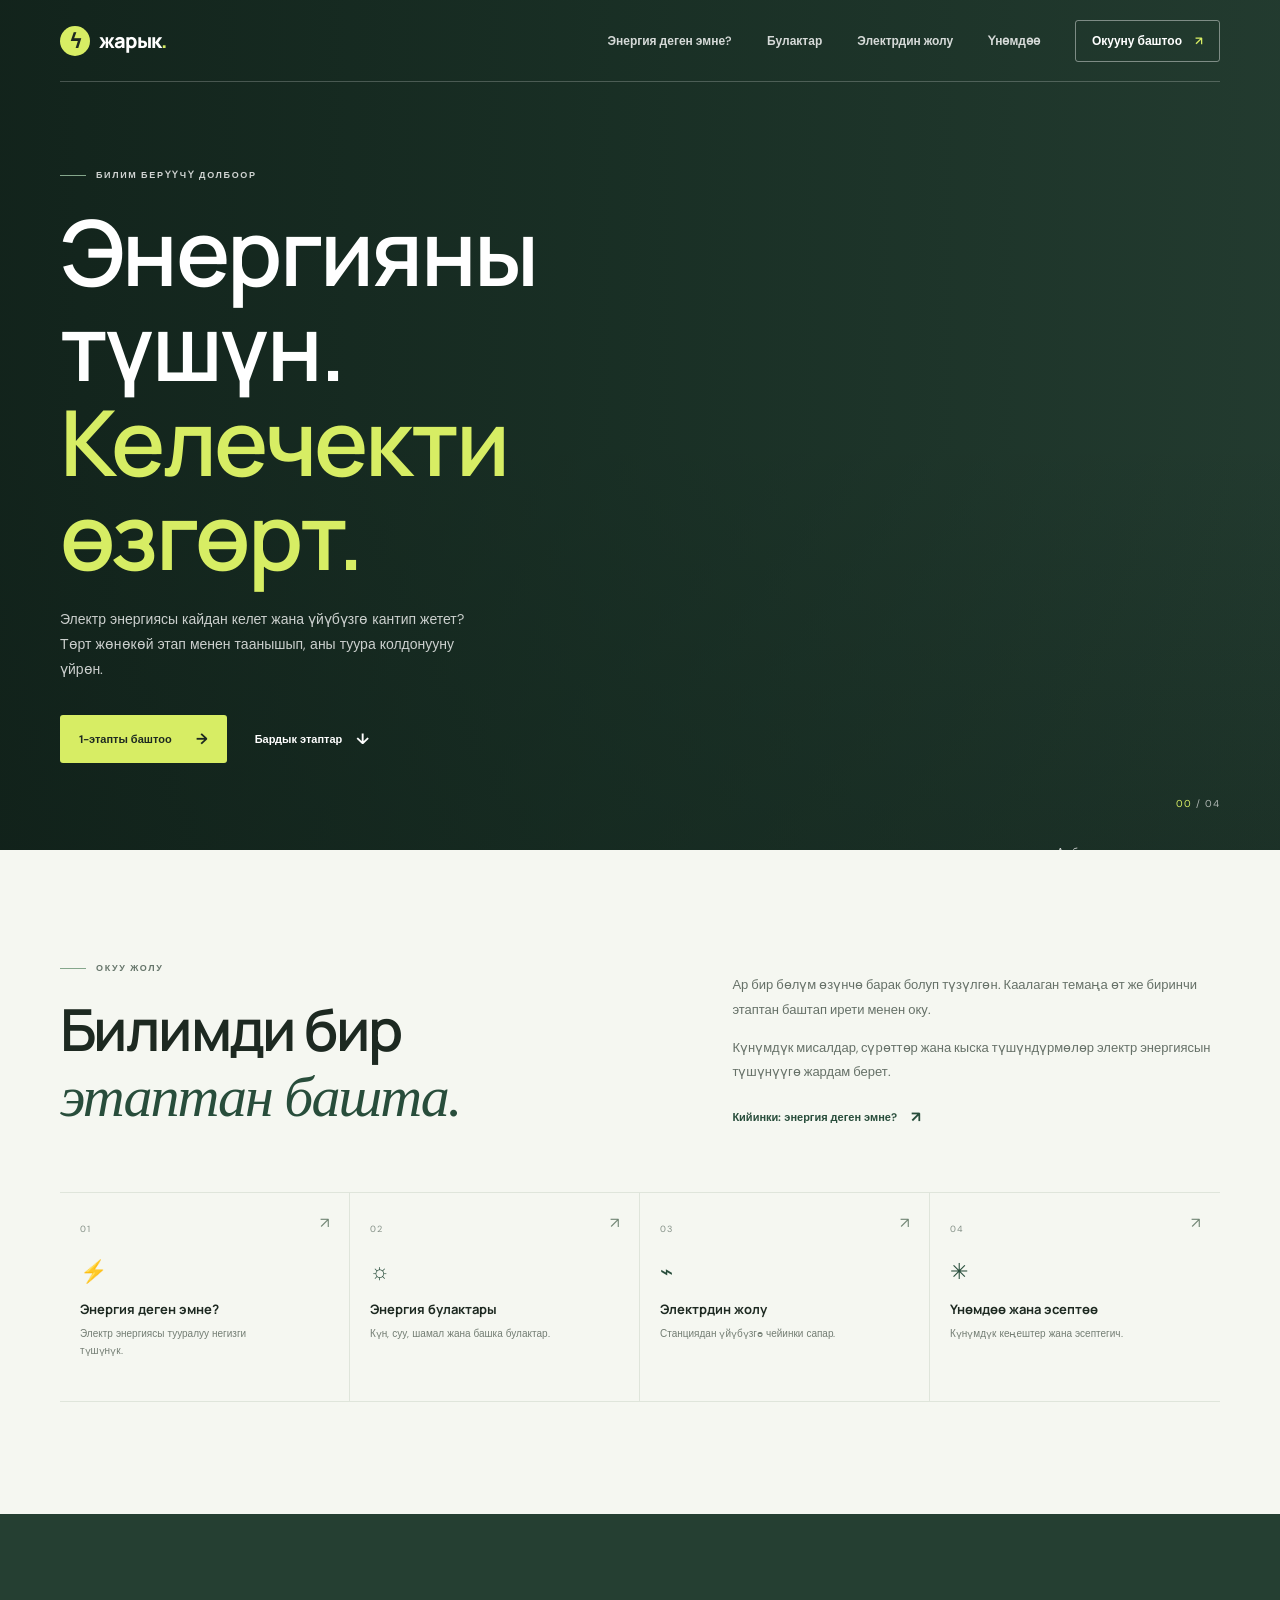
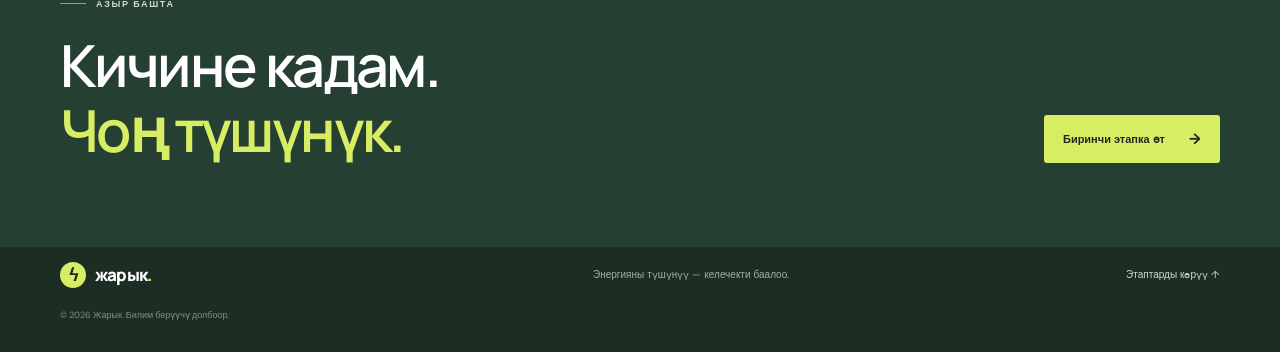
<file: index.html>
<!doctype html>
<html lang="ky">
  <head>
    <meta charset="utf-8">
    <meta name="viewport" content="width=device-width, initial-scale=1">
    <meta name="theme-color" content="#f5f8f2">
    <meta name="description" content="Электр энергиясын төрт этап менен үйрөнүңүз: анын мааниси, булактары, жеткирүү жолу жана үнөмдөө.">
    <title>Жарык — энергияны этап менен үйрөн</title>
    <link rel="preconnect" href="https://fonts.googleapis.com">
    <link rel="preconnect" href="https://fonts.gstatic.com" crossorigin>
    <link href="https://fonts.googleapis.com/css2?family=DM+Sans:wght@400;500;600;700&family=Manrope:wght@400;500;600;700;800&display=swap" rel="stylesheet">
    <link rel="stylesheet" href="style.css">
  </head>
  <body>
    <header class="site-header">
      <div class="container header-inner">
        <a class="brand" href="index.html" aria-label="Жарык — башкы бет"><span class="brand-mark" aria-hidden="true">ϟ</span><span>жарык<span class="brand-dot">.</span></span></a>
        <button class="menu-toggle" type="button" aria-expanded="false" aria-controls="main-nav" aria-label="Менюну ачуу"><span></span><span></span></button>
        <nav class="main-nav" id="main-nav" aria-label="Негизги меню">
          <a href="about.html">Энергия деген эмне?</a>
          <a href="sources.html">Булактар</a>
          <a href="journey.html">Электрдин жолу</a>
          <a href="saving.html">Үнөмдөө</a>
          <a class="nav-cta" href="about.html">Окууну баштоо <span aria-hidden="true">↗</span></a>
        </nav>
      </div>
    </header>
    <main>
      <section class="hero home-hero">
        <div class="hero-photo"></div><div class="hero-shade"></div>
        <div class="container hero-content">
          <p class="eyebrow eyebrow-light"><span class="eyebrow-line"></span> Билим берүүчү долбоор</p>
          <h1>Энергияны түшүн.<br><span>Келечекти өзгөрт.</span></h1>
          <p class="hero-copy">Электр энергиясы кайдан келет жана үйүбүзгө кантип жетет? Төрт жөнөкөй этап менен таанышып, аны туура колдонууну үйрөн.</p>
          <div class="hero-actions"><a class="button button-lime" href="about.html">1-этапты баштоо <span aria-hidden="true">→</span></a><a class="text-link text-link-light" href="#stages">Бардык этаптар <span aria-hidden="true">↓</span></a></div>
          <div class="hero-note"><span class="note-icon">✳</span><span>Ар бир үнөмдөлгөн киловатт —<br>жаратылышка кошкон салымыбыз.</span></div>
        </div>
        <div class="hero-index"><span>00</span> / 04</div>
      </section>
      <section class="intro section-pad" id="stages">
        <div class="container intro-grid">
          <div><p class="eyebrow"><span class="eyebrow-line"></span> Окуу жолу</p><h2>Билимди бир<br><span class="serif-accent">этаптан башта.</span></h2></div>
          <div class="intro-copy"><p>Ар бир бөлүм өзүнчө барак болуп түзүлгөн. Каалаган темаңа өт же биринчи этаптан баштап ирети менен оку.</p><p>Күнүмдүк мисалдар, сүрөттөр жана кыска түшүндүрмөлөр электр энергиясын түшүнүүгө жардам берет.</p><a class="text-link" href="about.html">Кийинки: энергия деген эмне? <span aria-hidden="true">↗</span></a></div>
        </div>
        <div class="container stage-grid">
          <a class="stage-card" href="about.html"><span class="stage-number">01</span><span class="stage-icon">⚡</span><h3>Энергия деген эмне?</h3><p>Электр энергиясы тууралуу негизги түшүнүк.</p><span class="stage-arrow">↗</span></a>
          <a class="stage-card" href="sources.html"><span class="stage-number">02</span><span class="stage-icon">☼</span><h3>Энергия булактары</h3><p>Күн, суу, шамал жана башка булактар.</p><span class="stage-arrow">↗</span></a>
          <a class="stage-card" href="journey.html"><span class="stage-number">03</span><span class="stage-icon">⌁</span><h3>Электрдин жолу</h3><p>Станциядан үйүбүзгө чейинки сапар.</p><span class="stage-arrow">↗</span></a>
          <a class="stage-card" href="saving.html"><span class="stage-number">04</span><span class="stage-icon">✳</span><h3>Үнөмдөө жана эсептөө</h3><p>Күнүмдүк кеңештер жана эсептегич.</p><span class="stage-arrow">↗</span></a>
        </div>
      </section>
      <section class="home-callout">
        <div class="container home-callout-inner"><div><p class="eyebrow eyebrow-light"><span class="eyebrow-line"></span> Азыр башта</p><h2>Кичине кадам.<br><span>Чоң түшүнүк.</span></h2></div><a class="button button-lime" href="about.html">Биринчи этапка өт <span aria-hidden="true">→</span></a></div>
      </section>
    </main>
    <footer class="site-footer"><div class="container footer-inner"><a class="brand footer-brand" href="index.html"><span class="brand-mark" aria-hidden="true">ϟ</span><span>жарык<span class="brand-dot">.</span></span></a><p>Энергияны түшүнүү — келечекти баалоо.</p><a class="back-top" href="#stages">Этаптарды көрүү ↑</a><span class="copyright">© <span id="year"></span> Жарык. Билим берүүчү долбоор.</span></div></footer>
    <script src="script.js"></script>
  </body>
</html>
</file>
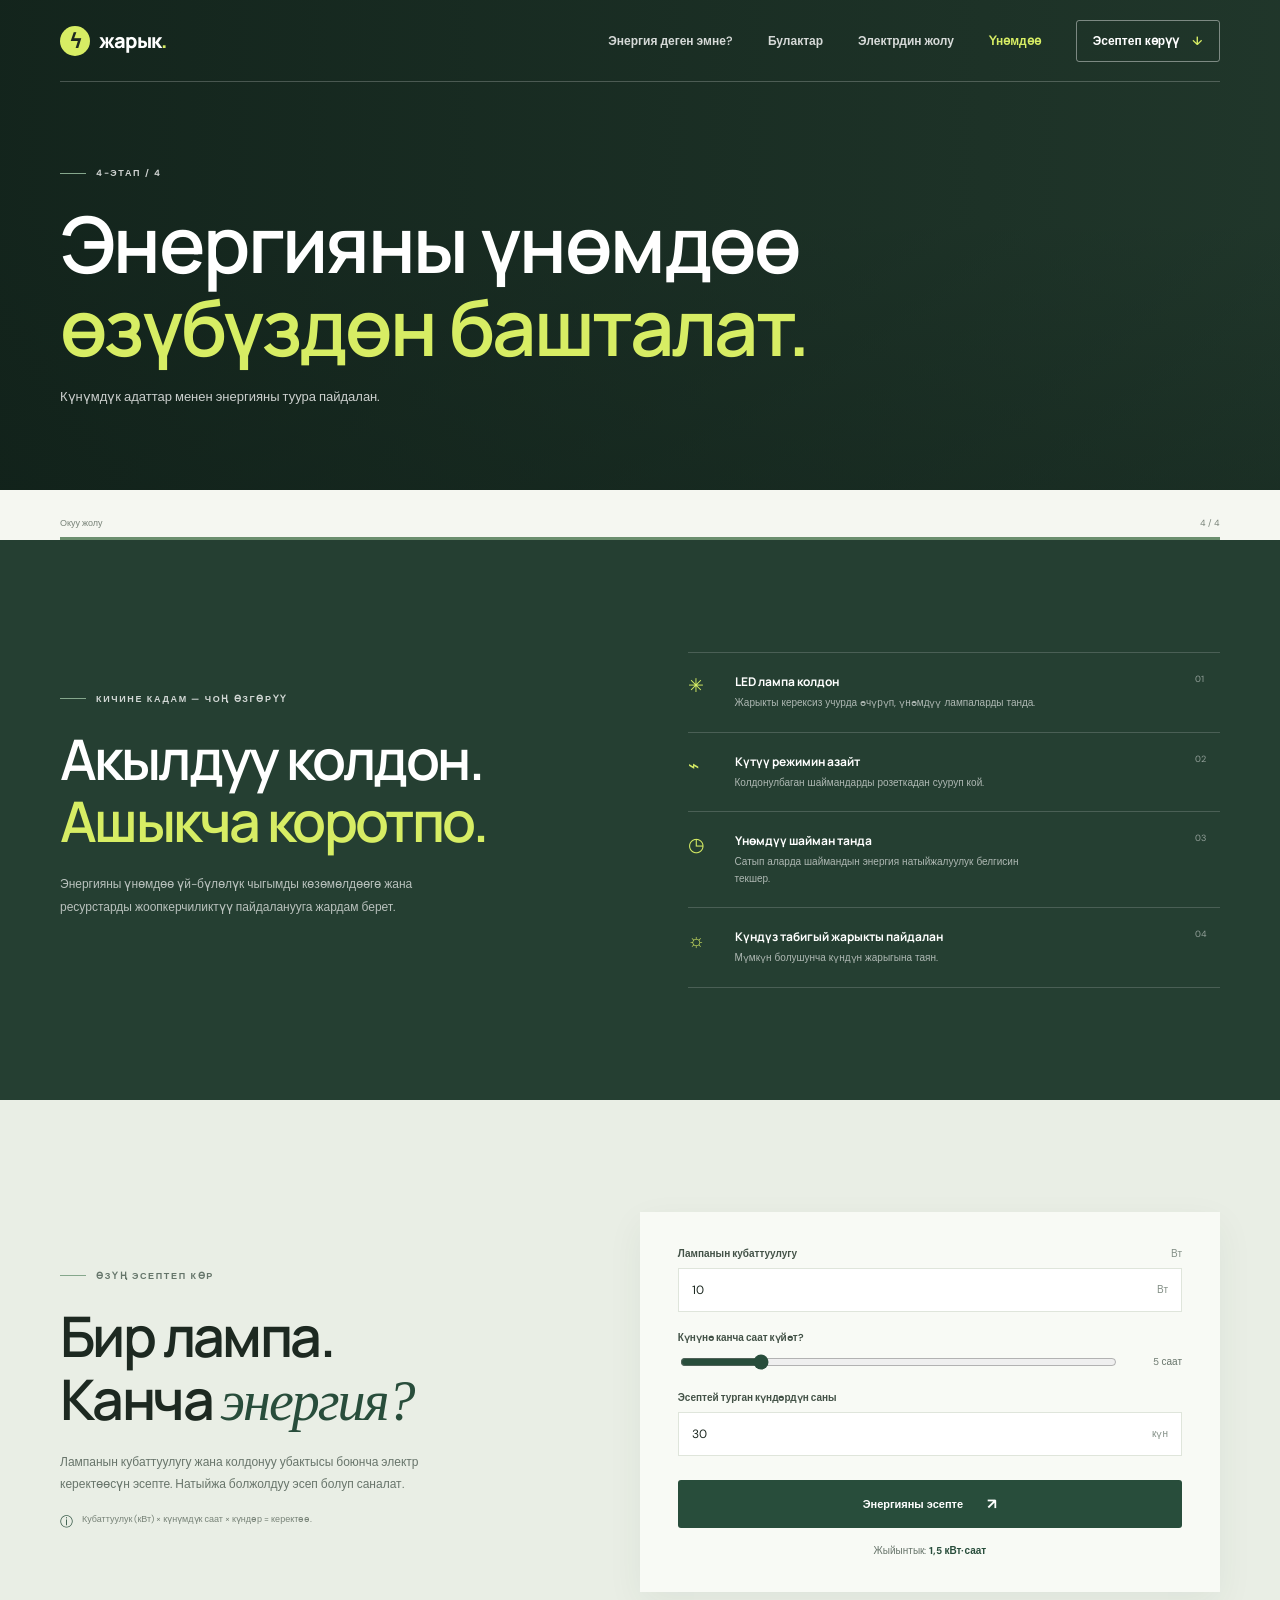
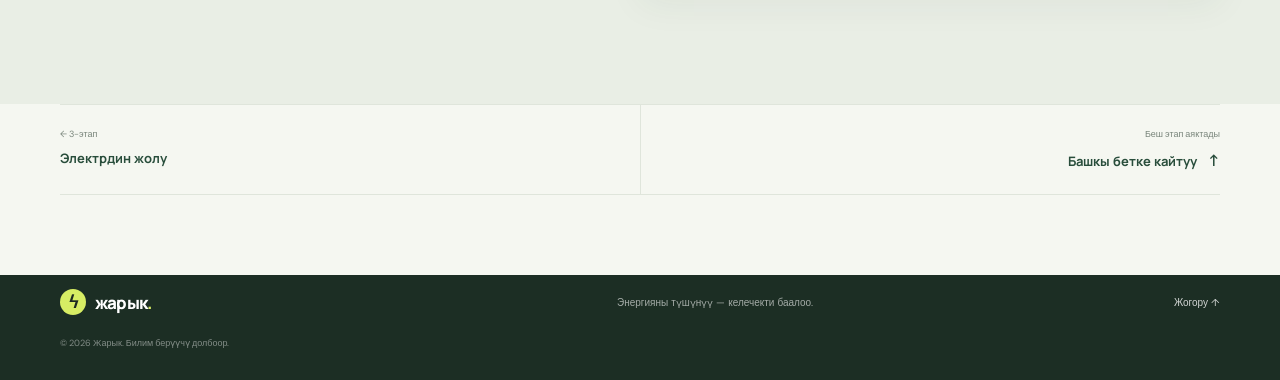
<file: saving.html>
<!doctype html>
<html lang="ky">
  <head>
    <meta charset="utf-8"><meta name="viewport" content="width=device-width, initial-scale=1"><meta name="theme-color" content="#f5f8f2">
    <meta name="description" content="Электр энергиясын үнөмдөө боюнча кеңештер жана лампанын энергия керектөөсүн эсептегич.">
    <title>4-этап: Энергияны үнөмдөө — Жарык</title>
    <link rel="preconnect" href="https://fonts.googleapis.com"><link rel="preconnect" href="https://fonts.gstatic.com" crossorigin>
    <link href="https://fonts.googleapis.com/css2?family=DM+Sans:wght@400;500;600;700&family=Manrope:wght@400;500;600;700;800&display=swap" rel="stylesheet"><link rel="stylesheet" href="style.css">
  </head>
  <body>
    <header class="site-header"><div class="container header-inner"><a class="brand" href="index.html" aria-label="Жарык — башкы бет"><span class="brand-mark" aria-hidden="true">ϟ</span><span>жарык<span class="brand-dot">.</span></span></a><button class="menu-toggle" type="button" aria-expanded="false" aria-controls="main-nav" aria-label="Менюну ачуу"><span></span><span></span></button><nav class="main-nav" id="main-nav" aria-label="Негизги меню"><a href="about.html">Энергия деген эмне?</a><a href="sources.html">Булактар</a><a href="journey.html">Электрдин жолу</a><a href="saving.html" aria-current="page">Үнөмдөө</a><a class="nav-cta" href="#calculator">Эсептеп көрүү <span aria-hidden="true">↓</span></a></nav></div></header>
    <main>
      <section class="page-hero saving-banner"><div class="page-hero-shade"></div><div class="container page-hero-content"><p class="eyebrow eyebrow-light"><span class="eyebrow-line"></span> 4-этап / 4</p><h1>Энергияны үнөмдөө<br><span>өзүбүздөн башталат.</span></h1><p>Күнүмдүк адаттар менен энергияны туура пайдалан.</p></div></section>
      <div class="container progress-wrap"><div class="progress-label"><span>Окуу жолу</span><span>4 / 4</span></div><div class="progress-track"><span style="width:100%"></span></div></div>
      <section class="saving section-pad"><div class="container saving-grid"><div class="saving-copy"><p class="eyebrow eyebrow-light"><span class="eyebrow-line"></span> Кичине кадам — чоң өзгөрүү</p><h2>Акылдуу колдон.<br><span>Ашыкча коротпо.</span></h2><p>Энергияны үнөмдөө үй-бүлөлүк чыгымды көзөмөлдөөгө жана ресурстарды жоопкерчиликтүү пайдаланууга жардам берет.</p></div><div class="saving-tips"><article><span class="tip-icon">✳</span><div><h3>LED лампа колдон</h3><p>Жарыкты керексиз учурда өчүрүп, үнөмдүү лампаларды танда.</p></div><span class="tip-number">01</span></article><article><span class="tip-icon">⌁</span><div><h3>Күтүү режимин азайт</h3><p>Колдонулбаган шаймандарды розеткадан сууруп кой.</p></div><span class="tip-number">02</span></article><article><span class="tip-icon">◷</span><div><h3>Үнөмдүү шайман танда</h3><p>Сатып аларда шаймандын энергия натыйжалуулук белгисин текшер.</p></div><span class="tip-number">03</span></article><article><span class="tip-icon">☼</span><div><h3>Күндүз табигый жарыкты пайдалан</h3><p>Мүмкүн болушунча күндүн жарыгына таян.</p></div><span class="tip-number">04</span></article></div></div></section>
      <section class="calculator section-pad" id="calculator"><div class="container calculator-grid"><div><p class="eyebrow"><span class="eyebrow-line"></span> Өзүң эсептеп көр</p><h2>Бир лампа.<br>Канча <span class="serif-accent">энергия?</span></h2><p class="calculator-copy">Лампанын кубаттуулугу жана колдонуу убактысы боюнча электр керектөөсүн эсепте. Натыйжа болжолдуу эсеп болуп саналат.</p><div class="calc-note"><span aria-hidden="true">ⓘ</span> Кубаттуулук (кВт) × күнүмдүк саат × күндөр = керектөө.</div></div>
        <form class="calc-form" id="energy-form"><label for="watts">Лампанын кубаттуулугу <span>Вт</span></label><div class="input-wrap"><input id="watts" name="watts" type="number" min="1" max="500" value="10" required><span>Вт</span></div><label for="hours">Күнүнө канча саат күйөт?</label><div class="range-wrap"><input id="hours" name="hours" type="range" min="1" max="24" value="5"><span id="hours-value">5 саат</span></div><label for="days">Эсептей турган күндөрдүн саны</label><div class="input-wrap"><input id="days" name="days" type="number" min="1" max="365" value="30" required><span>күн</span></div><button class="button button-dark" type="submit">Энергияны эсепте <span aria-hidden="true">↗</span></button><output class="calc-result" id="calc-result" aria-live="polite">Жыйынтык: <strong>1,5 кВт·саат</strong></output></form></div></section>
      <section class="step-nav-section"><div class="container step-nav"><a class="step-link step-prev" href="journey.html"><span>← 3-этап</span><strong>Электрдин жолу</strong></a><a class="step-link step-next" href="index.html"><span>Беш этап аяктады</span><strong>Башкы бетке кайтуу <b>↑</b></strong></a></div></section>
    </main>
    <footer class="site-footer"><div class="container footer-inner"><a class="brand footer-brand" href="index.html"><span class="brand-mark" aria-hidden="true">ϟ</span><span>жарык<span class="brand-dot">.</span></span></a><p>Энергияны түшүнүү — келечекти баалоо.</p><a class="back-top" href="#">Жогору ↑</a><span class="copyright">© <span id="year"></span> Жарык. Билим берүүчү долбоор.</span></div></footer><script src="script.js"></script>
  </body>
</html>
</file>
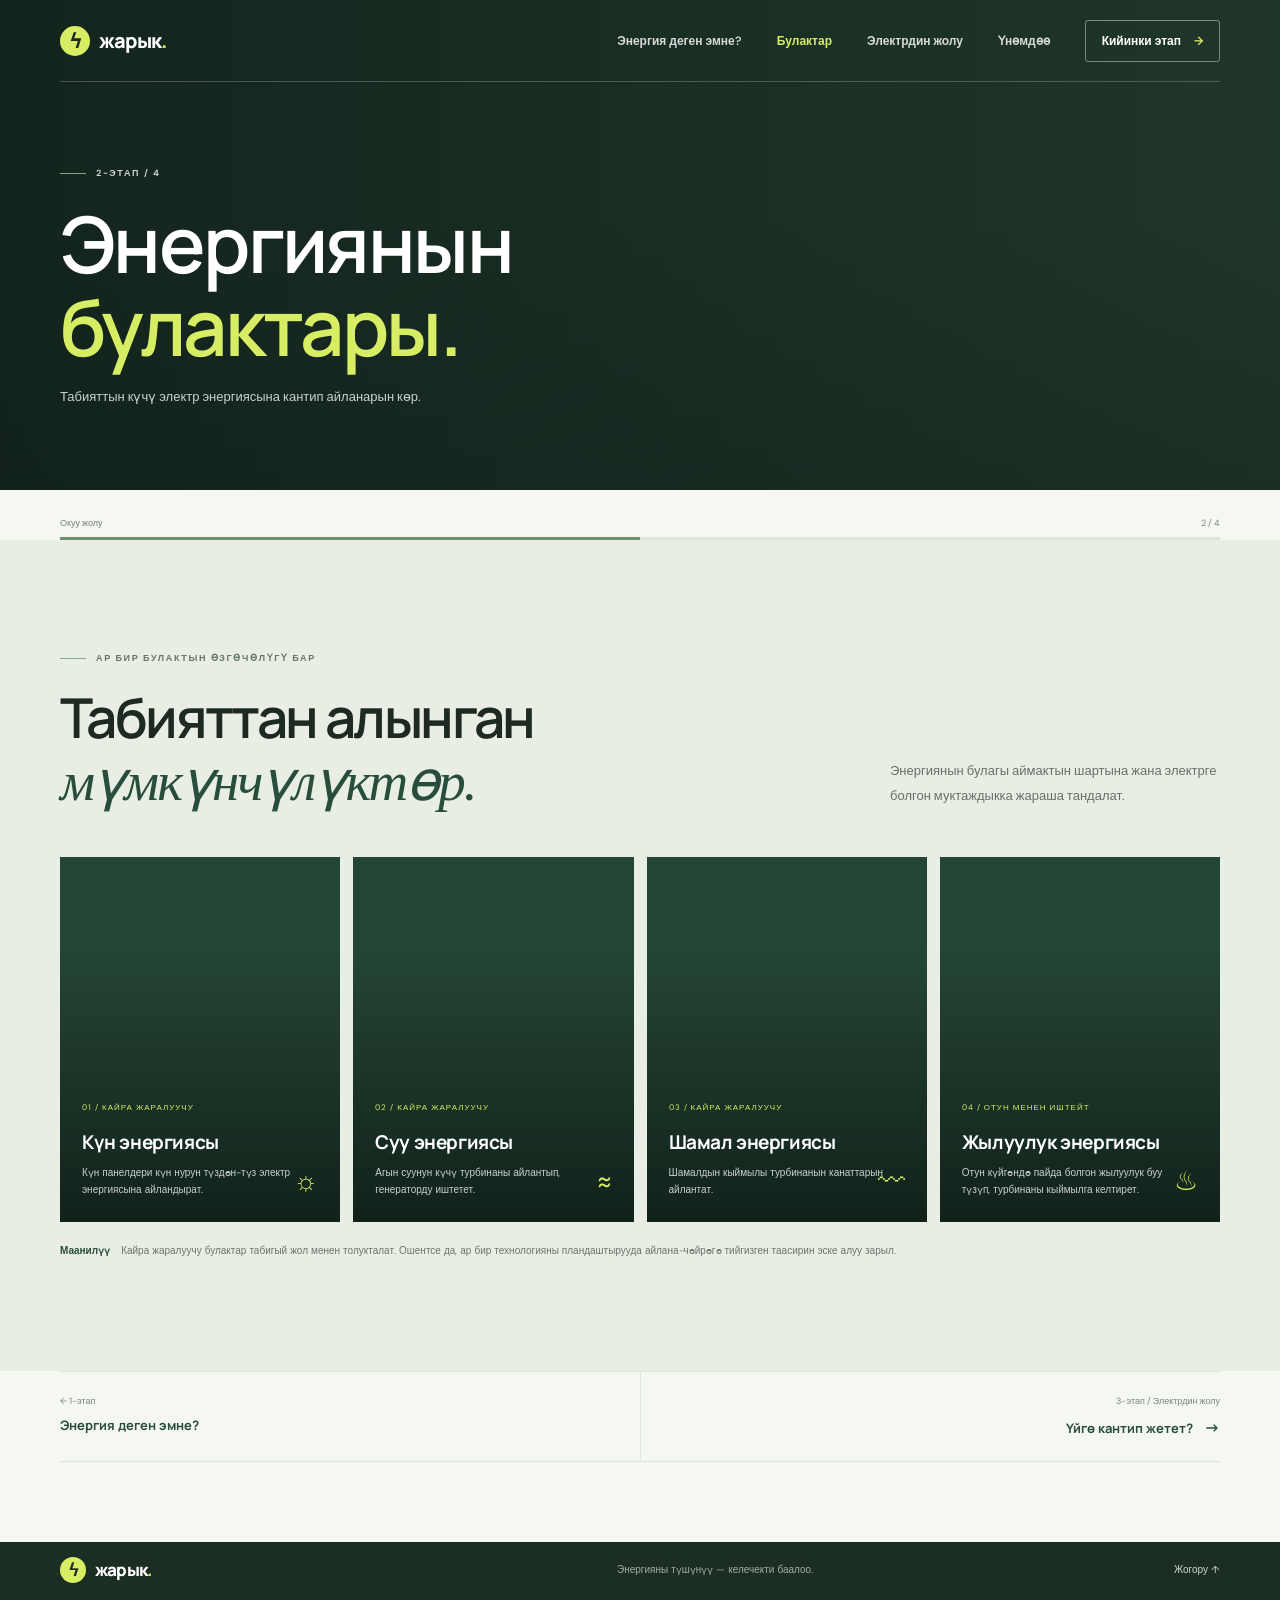
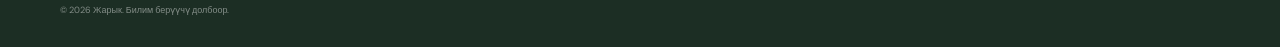
<file: sources.html>
<!doctype html>
<html lang="ky">
  <head>
    <meta charset="utf-8"><meta name="viewport" content="width=device-width, initial-scale=1"><meta name="theme-color" content="#f5f8f2">
    <meta name="description" content="Күн, суу, шамал жана жылуулук аркылуу электр энергиясы кантип өндүрүлөрүн билиңиз.">
    <title>2-этап: Электр энергиясынын булактары — Жарык</title>
    <link rel="preconnect" href="https://fonts.googleapis.com"><link rel="preconnect" href="https://fonts.gstatic.com" crossorigin>
    <link href="https://fonts.googleapis.com/css2?family=DM+Sans:wght@400;500;600;700&family=Manrope:wght@400;500;600;700;800&display=swap" rel="stylesheet"><link rel="stylesheet" href="style.css">
  </head>
  <body>
    <header class="site-header"><div class="container header-inner"><a class="brand" href="index.html" aria-label="Жарык — башкы бет"><span class="brand-mark" aria-hidden="true">ϟ</span><span>жарык<span class="brand-dot">.</span></span></a><button class="menu-toggle" type="button" aria-expanded="false" aria-controls="main-nav" aria-label="Менюну ачуу"><span></span><span></span></button><nav class="main-nav" id="main-nav" aria-label="Негизги меню"><a href="about.html">Энергия деген эмне?</a><a href="sources.html" aria-current="page">Булактар</a><a href="journey.html">Электрдин жолу</a><a href="saving.html">Үнөмдөө</a><a class="nav-cta" href="journey.html">Кийинки этап <span aria-hidden="true">→</span></a></nav></div></header>
    <main>
      <section class="page-hero sources-banner"><div class="page-hero-shade"></div><div class="container page-hero-content"><p class="eyebrow eyebrow-light"><span class="eyebrow-line"></span> 2-этап / 4</p><h1>Энергиянын<br><span>булактары.</span></h1><p>Табияттын күчү электр энергиясына кантип айланарын көр.</p></div></section>
      <div class="container progress-wrap"><div class="progress-label"><span>Окуу жолу</span><span>2 / 4</span></div><div class="progress-track"><span style="width:50%"></span></div></div>
      <section class="sources section-pad"><div class="container"><div class="section-heading"><div><p class="eyebrow"><span class="eyebrow-line"></span> Ар бир булактын өзгөчөлүгү бар</p><h2>Табияттан алынган<br><span class="serif-accent">мүмкүнчүлүктөр.</span></h2></div><p class="heading-copy">Энергиянын булагы аймактын шартына жана электрге болгон муктаждыкка жараша тандалат.</p></div>
        <div class="source-grid"><article class="source-card source-sun"><div class="source-photo" role="img" aria-label="Күн панелдери"></div><div class="source-overlay"></div><div class="source-content"><span class="source-tag">01 / Кайра жаралуучу</span><h3>Күн энергиясы</h3><p>Күн панелдери күн нурун түздөн-түз электр энергиясына айландырат.</p><span class="source-symbol" aria-hidden="true">☼</span></div></article>
          <article class="source-card source-water"><div class="source-photo" role="img" aria-label="Агын суу жана шаркыратма"></div><div class="source-overlay"></div><div class="source-content"><span class="source-tag">02 / Кайра жаралуучу</span><h3>Суу энергиясы</h3><p>Агын суунун күчү турбинаны айлантып, генераторду иштетет.</p><span class="source-symbol" aria-hidden="true">≈</span></div></article>
          <article class="source-card source-wind"><div class="source-photo" role="img" aria-label="Шамал турбиналары"></div><div class="source-overlay"></div><div class="source-content"><span class="source-tag">03 / Кайра жаралуучу</span><h3>Шамал энергиясы</h3><p>Шамалдын кыймылы турбинанын канаттарын айлантат.</p><span class="source-symbol" aria-hidden="true">〰</span></div></article>
          <article class="source-card source-thermal"><div class="source-photo" role="img" aria-label="Электр станциясынын жабдуулары"></div><div class="source-overlay"></div><div class="source-content"><span class="source-tag">04 / Отун менен иштейт</span><h3>Жылуулук энергиясы</h3><p>Отун күйгөндө пайда болгон жылуулук буу түзүп, турбинаны кыймылга келтирет.</p><span class="source-symbol" aria-hidden="true">♨</span></div></article></div>
        <p class="source-footnote"><span>Маанилүү</span> Кайра жаралуучу булактар табигый жол менен толукталат. Ошентсе да, ар бир технологияны пландаштырууда айлана-чөйрөгө тийгизген таасирин эске алуу зарыл.</p></div></section>
      <section class="step-nav-section"><div class="container step-nav"><a class="step-link step-prev" href="about.html"><span>← 1-этап</span><strong>Энергия деген эмне?</strong></a><a class="step-link step-next" href="journey.html"><span>3-этап / Электрдин жолу</span><strong>Үйгө кантип жетет? <b>→</b></strong></a></div></section>
    </main>
    <footer class="site-footer"><div class="container footer-inner"><a class="brand footer-brand" href="index.html"><span class="brand-mark" aria-hidden="true">ϟ</span><span>жарык<span class="brand-dot">.</span></span></a><p>Энергияны түшүнүү — келечекти баалоо.</p><a class="back-top" href="#">Жогору ↑</a><span class="copyright">© <span id="year"></span> Жарык. Билим берүүчү долбоор.</span></div></footer><script src="script.js"></script>
  </body>
</html>
</file>
<file: style.css>
:root {
  color-scheme: light;
  --ink: #1d2921;
  --muted: #737d73;
  --paper: #f5f7f1;
  --green: #284d3b;
  --lime: #d7ed64;
  --line: #dfe5db;
  --display: "Manrope", sans-serif;
  --body: "DM Sans", sans-serif;
}

* { box-sizing: border-box; }
html { scroll-behavior: smooth; scroll-padding-top: 85px; }
body { margin: 0; background: var(--paper); color: var(--ink); font-family: var(--body); -webkit-font-smoothing: antialiased; }
a { color: inherit; text-decoration: none; }
button, input { font: inherit; }
.container { width: min(1160px, calc(100% - 64px)); margin-inline: auto; }
.section-pad { padding: 112px 0; }
.site-header { position: absolute; z-index: 5; top: 0; left: 0; width: 100%; color: #fff; }
.header-inner { height: 82px; display: flex; align-items: center; justify-content: space-between; border-bottom: 1px solid rgb(255 255 255 / 22%); }
.brand { display: inline-flex; align-items: center; gap: 9px; font: 800 20px var(--display); letter-spacing: -.8px; }
.brand-mark { display: grid; place-items: center; width: 30px; height: 30px; border-radius: 50%; background: var(--lime); color: var(--ink); font: 700 20px var(--body); }
.brand-dot { color: var(--lime); }
.main-nav { display: flex; align-items: center; gap: 35px; font-size: 12px; font-weight: 600; }
.main-nav a:not(.nav-cta) { color: rgb(255 255 255 / 82%); transition: color .2s; }
.main-nav a:not(.nav-cta):hover { color: var(--lime); }
.nav-cta { padding: 12px 16px; border: 1px solid rgb(255 255 255 / 42%); border-radius: 3px; }
.nav-cta span { padding-left: 10px; color: var(--lime); }
.menu-toggle { display: none; }
.hero { position: relative; min-height: 710px; height: min(850px, 100svh); max-height: 900px; display: flex; align-items: center; overflow: hidden; color: white; background: #243d31; }
.hero-photo, .hero-shade, .closing-photo, .closing-overlay { position: absolute; inset: 0; }
.hero-photo { background: url("https://images.unsplash.com/photo-1509391366360-2e959784a276?auto=format&fit=crop&w=2200&q=90") center 52% / cover; transform: scale(1.015); }
.hero-shade { background: linear-gradient(90deg, rgb(15 31 24 / 85%) 0%, rgb(18 38 29 / 62%) 47%, rgb(20 37 29 / 10%) 100%), linear-gradient(0deg, rgb(13 27 21 / 30%), transparent 48%); }
.hero-content { position: relative; z-index: 1; padding-top: 82px; }
.eyebrow { display: flex; align-items: center; gap: 10px; margin: 0 0 23px; color: #65756a; text-transform: uppercase; letter-spacing: 1.65px; font-size: 9px; font-weight: 700; }
.eyebrow-light { color: rgb(255 255 255 / 80%); }
.eyebrow-line { display: inline-block; width: 26px; height: 1px; background: #85a78c; }
h1, h2, h3, p { margin-top: 0; }
h1, h2 { font-family: var(--display); letter-spacing: -2.6px; }
.hero h1 { margin: 0; max-width: 760px; font-size: clamp(52px, 7.3vw, 91px); line-height: 1.04; font-weight: 600; }
.hero h1 span, .saving h2 span, .closing h2 span { color: var(--lime); }
.hero-copy { max-width: 425px; margin: 24px 0 0; color: rgb(255 255 255 / 78%); font-size: 14px; line-height: 1.8; }
.hero-actions { display: flex; align-items: center; gap: 28px; margin-top: 32px; }
.button { min-height: 48px; display: inline-flex; align-items: center; justify-content: center; gap: 24px; padding: 0 19px; border: 0; border-radius: 3px; font-size: 11px; font-weight: 700; cursor: pointer; transition: transform .2s, background .2s; }
.button:hover { transform: translateY(-2px); }
.button-lime { background: var(--lime); color: var(--ink); }
.button-lime:hover { background: #e2f57c; }
.button span { font-size: 15px; }
.text-link { display: inline-flex; align-items: center; gap: 14px; color: var(--green); font-size: 11px; font-weight: 700; }
.text-link span { font-size: 15px; }
.text-link-light { color: white; }
.hero-note { position: absolute; right: 0; bottom: -116px; display: flex; align-items: center; gap: 12px; color: rgb(255 255 255 / 83%); font-size: 10px; line-height: 1.7; }
.note-icon { color: var(--lime); font-size: 21px; }
.hero-index { position: absolute; right: max(32px, calc((100% - 1160px) / 2)); bottom: 40px; color: rgb(255 255 255 / 65%); font-size: 10px; letter-spacing: 1px; }
.hero-index span { color: var(--lime); }
.intro { background: var(--paper); }
.intro-grid { display: grid; grid-template-columns: 1.08fr .92fr; gap: 100px; align-items: end; }
h2 { margin-bottom: 0; font-size: clamp(38px, 5vw, 58px); line-height: 1.12; font-weight: 600; }
.serif-accent { color: var(--green); font-family: Georgia, serif; font-weight: 400; font-style: italic; letter-spacing: -2px; }
.intro-copy { padding-bottom: 3px; }
.intro-copy p, .heading-copy { color: #667168; font-size: 13px; line-height: 1.9; }
.intro-copy p:last-of-type { margin-bottom: 20px; }
.fact-row { display: grid; grid-template-columns: repeat(3, 1fr); margin-top: 82px; border-top: 1px solid var(--line); }
.fact-card { position: relative; min-height: 190px; padding: 29px 34px 20px 0; border-right: 1px solid var(--line); }
.fact-card + .fact-card { padding-left: 34px; }
.fact-card:last-child { border: 0; }
.fact-number { color: #98a198; font-size: 9px; letter-spacing: 1px; }
.fact-icon { float: right; color: var(--green); font-size: 24px; }
.fact-card h3 { margin: 34px 0 8px; font: 700 16px var(--display); }
.fact-card p { max-width: 240px; margin: 0; color: var(--muted); font-size: 11px; line-height: 1.7; }
.sources { background: #e9eee5; }
.section-heading { display: flex; align-items: end; justify-content: space-between; gap: 40px; margin-bottom: 45px; }
.section-heading h2 { font-size: clamp(38px, 4.5vw, 55px); }
.heading-copy { max-width: 330px; margin: 0 0 4px; }
.source-grid { display: grid; grid-template-columns: repeat(4, 1fr); gap: 13px; }
.source-card { position: relative; min-height: 365px; overflow: hidden; background: var(--green); color: white; }
.source-photo { position: absolute; inset: 0; background-position: center; background-size: cover; transition: transform .6s; }
.source-card:hover .source-photo { transform: scale(1.06); }
.source-sun .source-photo { background-image: url("https://images.unsplash.com/photo-1509391366360-2e959784a276?auto=format&fit=crop&w=700&q=80"); }
.source-water .source-photo { background-image: url("https://images.unsplash.com/photo-1432405972618-c60b0225b8f9?auto=format&fit=crop&w=700&q=80"); }
.source-wind .source-photo { background-image: url("https://images.unsplash.com/photo-1532601224476-15c79f2f7a51?auto=format&fit=crop&w=700&q=80"); }
.source-thermal .source-photo { background-image: url("https://images.unsplash.com/photo-1473341304170-971dccb5ac1e?auto=format&fit=crop&w=700&q=80"); }
.source-overlay { position: absolute; inset: 0; background: linear-gradient(0deg, rgb(14 27 21 / 88%) 0%, rgb(14 27 21 / 15%) 75%); }
.source-content { position: absolute; inset: auto 22px 24px; }
.source-tag { display: inline-block; margin-bottom: 17px; color: var(--lime); font-size: 8px; text-transform: uppercase; letter-spacing: 1px; }
.source-content h3 { margin-bottom: 9px; font: 700 19px var(--display); letter-spacing: -.4px; }
.source-content p { max-width: 230px; margin: 0; color: rgb(255 255 255 / 78%); font-size: 10px; line-height: 1.7; }
.source-symbol { position: absolute; right: 0; bottom: 0; color: var(--lime); font-size: 27px; }
.source-footnote { margin: 20px 0 0; color: #68756b; font-size: 10px; line-height: 1.7; }
.source-footnote span { margin-right: 8px; color: var(--green); font-weight: 700; }
.journey { background: var(--paper); }
.journey-grid { display: grid; grid-template-columns: .92fr 1.08fr; gap: 95px; align-items: center; }
.journey-image { position: relative; min-height: 590px; overflow: hidden; background: #d2dacd; }
.journey-image img { position: absolute; width: 100%; height: 100%; object-fit: cover; }
.image-label { position: absolute; top: 21px; left: 20px; display: flex; align-items: center; gap: 9px; padding: 10px 12px; background: rgb(245 248 242 / 94%); font-size: 9px; font-weight: 700; }
.label-pulse { width: 7px; height: 7px; border-radius: 50%; background: #7bab64; box-shadow: 0 0 0 4px rgb(123 171 100 / 20%); }
.image-caption { position: absolute; bottom: 18px; left: 20px; color: white; font-size: 10px; text-shadow: 0 1px 5px #000; }
.journey-copy h2 { font-size: clamp(38px, 4.5vw, 55px); }
.journey-lead { margin: 18px 0 29px; color: var(--muted); font-size: 12px; line-height: 1.7; }
.journey-steps { margin: 0; padding: 0; list-style: none; }
.journey-steps li { display: flex; gap: 19px; padding: 17px 0; border-top: 1px solid var(--line); }
.journey-steps li > span { flex: 0 0 29px; display: grid; place-items: center; width: 29px; height: 29px; border: 1px solid #cdd7cb; border-radius: 50%; color: var(--green); font-size: 10px; }
.journey-steps h3 { margin: 0 0 5px; font: 700 12px var(--display); }
.journey-steps p { margin: 0; color: var(--muted); font-size: 10px; line-height: 1.7; }
.saving { background: #253f32; color: white; }
.saving-grid { display: grid; grid-template-columns: 1fr 1fr; gap: 95px; align-items: center; }
.saving h2 { font-size: clamp(38px, 4.6vw, 56px); }
.saving-copy > p:not(.eyebrow) { max-width: 405px; margin: 20px 0 28px; color: rgb(255 255 255 / 68%); font-size: 12px; line-height: 1.9; }
.saving-tips article { display: grid; grid-template-columns: 34px 1fr 25px; gap: 13px; align-items: start; padding: 20px 0; border-bottom: 1px solid rgb(255 255 255 / 17%); }
.saving-tips article:first-child { border-top: 1px solid rgb(255 255 255 / 17%); }
.tip-icon { color: var(--lime); font-size: 19px; }
.saving-tips h3 { margin: 0 0 5px; font: 700 12px var(--display); }
.saving-tips p { max-width: 320px; margin: 0; color: rgb(255 255 255 / 63%); font-size: 10px; line-height: 1.65; }
.tip-number { color: rgb(255 255 255 / 50%); font-size: 9px; }
.calculator { background: #e9eee5; }
.calculator-grid { display: grid; grid-template-columns: .9fr 1.1fr; gap: 105px; align-items: center; }
.calculator h2 { font-size: clamp(40px, 4.5vw, 56px); }
.calculator-copy { max-width: 380px; margin: 20px 0 17px; color: #68756b; font-size: 12px; line-height: 1.8; }
.calc-note { display: flex; gap: 9px; align-items: flex-start; color: #788378; font-size: 9px; line-height: 1.6; }
.calc-note span { color: var(--green); font-size: 13px; }
.calc-form { padding: 35px 38px; background: #f8faf5; box-shadow: 0 12px 35px rgb(37 63 50 / 6%); }
.calc-form label { display: block; margin: 0 0 8px; color: #435247; font-size: 10px; font-weight: 700; }
.calc-form label:not(:first-child) { margin-top: 19px; }
.calc-form label > span { float: right; color: #849087; font-weight: 500; }
.input-wrap { display: flex; align-items: center; border: 1px solid #dfe5db; background: white; }
.input-wrap input { width: 100%; height: 42px; padding: 0 13px; border: 0; outline: 0; color: var(--ink); background: transparent; font-size: 12px; }
.input-wrap input:focus { box-shadow: inset 0 0 0 1px #66816d; }
.input-wrap span { padding-right: 13px; color: #849087; font-size: 10px; }
.range-wrap { display: flex; align-items: center; gap: 15px; }
.range-wrap input { flex: 1; accent-color: var(--green); }
.range-wrap span { min-width: 48px; color: #68756b; text-align: right; font-size: 10px; }
.button-dark { width: 100%; margin-top: 24px; background: var(--green); color: white; }
.button-dark:hover { background: #193a29; }
.calc-result { display: block; margin-top: 16px; color: #68756b; font-size: 10px; text-align: center; }
.calc-result strong { color: var(--green); }
.closing { position: relative; min-height: 435px; display: flex; align-items: center; overflow: hidden; color: white; background: #263d30; }
.closing-photo { background: url("https://images.unsplash.com/photo-1509391366360-2e959784a276?auto=format&fit=crop&w=1800&q=85") center 56% / cover; }
.closing-overlay { background: linear-gradient(90deg, rgb(17 33 25 / 82%), rgb(17 33 25 / 27%)); }
.closing-content { position: relative; z-index: 1; padding-block: 70px; }
.closing h2 { margin-bottom: 26px; font-size: clamp(43px, 6vw, 70px); }
.site-footer { background: #1c2e24; color: white; }
.footer-inner { min-height: 105px; display: grid; grid-template-columns: 1fr 1fr auto; align-items: center; gap: 12px 30px; }
.footer-brand { font-size: 17px; }
.footer-brand .brand-mark { width: 26px; height: 26px; font-size: 17px; }
.footer-inner > p { margin: 0; color: rgb(255 255 255 / 60%); font-size: 10px; }
.back-top { color: rgb(255 255 255 / 80%); font-size: 10px; text-align: right; }
.copyright { grid-column: 1 / -1; margin-top: -20px; padding-bottom: 16px; color: rgb(255 255 255 / 45%); font-size: 9px; }
.main-nav [aria-current="page"] { color: var(--lime) !important; }
.page-hero { position: relative; min-height: 490px; display: flex; align-items: center; overflow: hidden; color: white; background-color: #263d30; background-position: center; background-size: cover; }
.page-hero-shade { position: absolute; inset: 0; background: linear-gradient(90deg, rgb(15 31 24 / 82%), rgb(18 38 29 / 30%)), linear-gradient(0deg, rgb(13 27 21 / 30%), transparent 55%); }
.about-banner { background-image: url("https://images.unsplash.com/photo-1497435334941-8c899ee9e8e9?auto=format&fit=crop&w=1900&q=85"); }
.sources-banner { background-image: url("https://images.unsplash.com/photo-1509391366360-2e959784a276?auto=format&fit=crop&w=1900&q=85"); }
.journey-banner, .saving-banner { background-image: url("https://images.unsplash.com/photo-1473341304170-971dccb5ac1e?auto=format&fit=crop&w=1900&q=85"); }
.page-hero-content { position: relative; z-index: 1; padding-top: 85px; }
.page-hero-content h1 { margin: 0; font-size: clamp(48px, 7vw, 78px); line-height: 1.06; font-weight: 600; }
.page-hero-content h1 span { color: var(--lime); }
.page-hero-content > p:last-child { max-width: 430px; margin: 18px 0 0; color: rgb(255 255 255 / 78%); font-size: 13px; line-height: 1.7; }
.progress-wrap { padding-top: 27px; }
.progress-label { display: flex; justify-content: space-between; margin-bottom: 8px; color: #788378; font-size: 9px; }
.progress-track { height: 3px; background: #dfe5db; }
.progress-track span { display: block; height: 100%; background: #6b8f6e; }
.lesson-grid { display: grid; grid-template-columns: 1fr 1fr; gap: 85px; align-items: start; }
.lesson-copy > p { color: #667168; font-size: 13px; line-height: 1.9; }
.definition-box { margin-top: 27px; padding: 22px 24px; border-left: 2px solid #769a71; background: #e9eee5; }
.definition-box span { color: var(--green); font-size: 9px; font-weight: 700; letter-spacing: 1px; text-transform: uppercase; }
.definition-box p { margin: 9px 0 0; color: #59665c; font-size: 11px; line-height: 1.8; }
.stage-grid { display: grid; grid-template-columns: repeat(4, 1fr); margin-top: 62px; border-top: 1px solid var(--line); border-bottom: 1px solid var(--line); }
.stage-card { position: relative; min-height: 208px; padding: 23px 20px; border-right: 1px solid var(--line); transition: background .2s, transform .2s; }
.stage-card:last-child { border-right: 0; }
.stage-card:hover { background: #e9eee5; transform: translateY(-3px); }
.stage-number { color: #849087; font-size: 9px; letter-spacing: 1px; }
.stage-icon { display: block; margin-top: 20px; color: var(--green); font-size: 22px; }
.stage-card h3 { margin: 14px 0 7px; font: 700 13px var(--display); }
.stage-card p { max-width: 190px; margin: 0; color: var(--muted); font-size: 10px; line-height: 1.7; }
.stage-arrow { position: absolute; top: 20px; right: 20px; color: #718574; font-size: 15px; }
.home-callout { padding: 84px 0; color: white; background: #253f32; }
.home-callout-inner { display: flex; align-items: end; justify-content: space-between; gap: 30px; }
.home-callout h2 { font-size: clamp(38px, 5vw, 58px); }
.home-callout h2 span { color: var(--lime); }
.step-nav-section { padding: 0 0 80px; background: var(--paper); }
.step-nav { display: grid; grid-template-columns: 1fr 1fr; border-top: 1px solid var(--line); border-bottom: 1px solid var(--line); }
.step-link { display: flex; flex-direction: column; gap: 9px; padding: 23px 0; }
.step-prev { align-items: flex-start; }
.step-next { align-items: flex-end; text-align: right; border-left: 1px solid var(--line); }
.step-link span { color: #79857b; font-size: 9px; }
.step-link strong { color: var(--green); font: 700 13px var(--display); }
.step-link b { margin-left: 8px; font-size: 16px; }

@media (max-width: 900px) {
  .section-pad { padding: 86px 0; }
  .intro-grid, .journey-grid, .saving-grid, .calculator-grid { gap: 55px; }
  .source-grid { grid-template-columns: repeat(2, 1fr); }
  .source-card { min-height: 340px; }
  .journey-image { min-height: 540px; }
  .stage-grid { grid-template-columns: repeat(2, 1fr); }
  .stage-card:nth-child(2) { border-right: 0; }
  .stage-card:nth-child(-n+2) { border-bottom: 1px solid var(--line); }
  .lesson-grid { gap: 50px; }
}
@media (max-width: 650px) {
  .container { width: min(100% - 40px, 500px); }
  .section-pad { padding: 70px 0; }
  .header-inner { height: 70px; }
  .menu-toggle { display: flex; flex-direction: column; gap: 5px; padding: 10px; border: 0; background: transparent; }
  .menu-toggle span { display: block; width: 22px; height: 1px; background: white; }
  .main-nav { position: absolute; top: 69px; left: 0; right: 0; display: none; align-items: stretch; gap: 0; padding: 10px 20px 20px; background: #20392c; }
  .main-nav.is-open { display: flex; flex-direction: column; }
  .main-nav a { padding: 14px 0; }
  .main-nav .nav-cta { margin-top: 5px; padding: 12px; }
  .hero { min-height: 680px; height: 88svh; max-height: 800px; }
  .hero-shade { background: linear-gradient(90deg, rgb(15 31 24 / 80%), rgb(18 38 29 / 35%)), linear-gradient(0deg, rgb(13 27 21 / 28%), transparent 50%); }
  .hero h1 { font-size: clamp(48px, 13vw, 70px); letter-spacing: -2px; }
  .hero-copy { max-width: 340px; font-size: 12px; }
  .hero-actions { align-items: flex-start; flex-direction: column; gap: 19px; }
  .hero-note { right: 0; bottom: -105px; }
  .hero-index { right: 20px; bottom: 25px; }
  .page-hero { min-height: 430px; }
  .page-hero-content h1 { font-size: clamp(43px, 12vw, 62px); letter-spacing: -2px; }
  .lesson-grid { grid-template-columns: 1fr; gap: 23px; }
  .stage-grid { margin-top: 40px; }
  .stage-card { min-height: 190px; padding: 18px 13px; }
  .stage-card:nth-child(2) { border-right: 0; }
  .stage-card:nth-child(3), .stage-card:nth-child(4) { border-bottom: 0; }
  .stage-card h3 { font-size: 12px; }
  .home-callout { padding: 65px 0; }
  .home-callout-inner { align-items: flex-start; flex-direction: column; }
  .step-nav-section { padding-bottom: 60px; }
  .step-link strong { font-size: 11px; }
  .intro-grid, .journey-grid, .saving-grid, .calculator-grid { grid-template-columns: 1fr; gap: 32px; }
  h2 { font-size: 42px; letter-spacing: -2px; }
  .intro-grid { gap: 20px; }
  .fact-row { margin-top: 48px; grid-template-columns: 1fr; }
  .fact-card, .fact-card + .fact-card { min-height: auto; padding: 20px 0; border-right: 0; border-bottom: 1px solid var(--line); }
  .fact-card h3 { margin-top: 18px; }
  .section-heading { display: block; margin-bottom: 30px; }
  .heading-copy { margin-top: 18px; }
  .source-grid { gap: 10px; }
  .source-card { min-height: 310px; }
  .source-content { inset: auto 15px 17px; }
  .source-content h3 { font-size: 16px; }
  .source-content p { font-size: 9px; }
  .journey-image { min-height: 420px; }
  .journey-copy h2, .section-heading h2 { font-size: 42px; }
  .saving-grid { gap: 45px; }
  .saving h2 { font-size: 42px; }
  .calc-form { padding: 26px 20px; }
  .closing { min-height: 390px; }
  .closing h2 { font-size: 45px; }
  .footer-inner { grid-template-columns: 1fr auto; padding: 22px 0 0; }
  .footer-inner > p { grid-column: 1 / -1; grid-row: 2; }
  .back-top { grid-column: 2; grid-row: 1; }
  .copyright { margin-top: 8px; }
}
@media (max-width: 380px) {
  .container { width: calc(100% - 32px); }
  .source-card { min-height: 280px; }
  .source-tag { font-size: 7px; }
  .hero h1 { font-size: 45px; }
}
@media (prefers-reduced-motion: reduce) {
  *, *::before, *::after { scroll-behavior: auto !important; transition-duration: .01ms !important; animation-duration: .01ms !important; }
}
</file>
